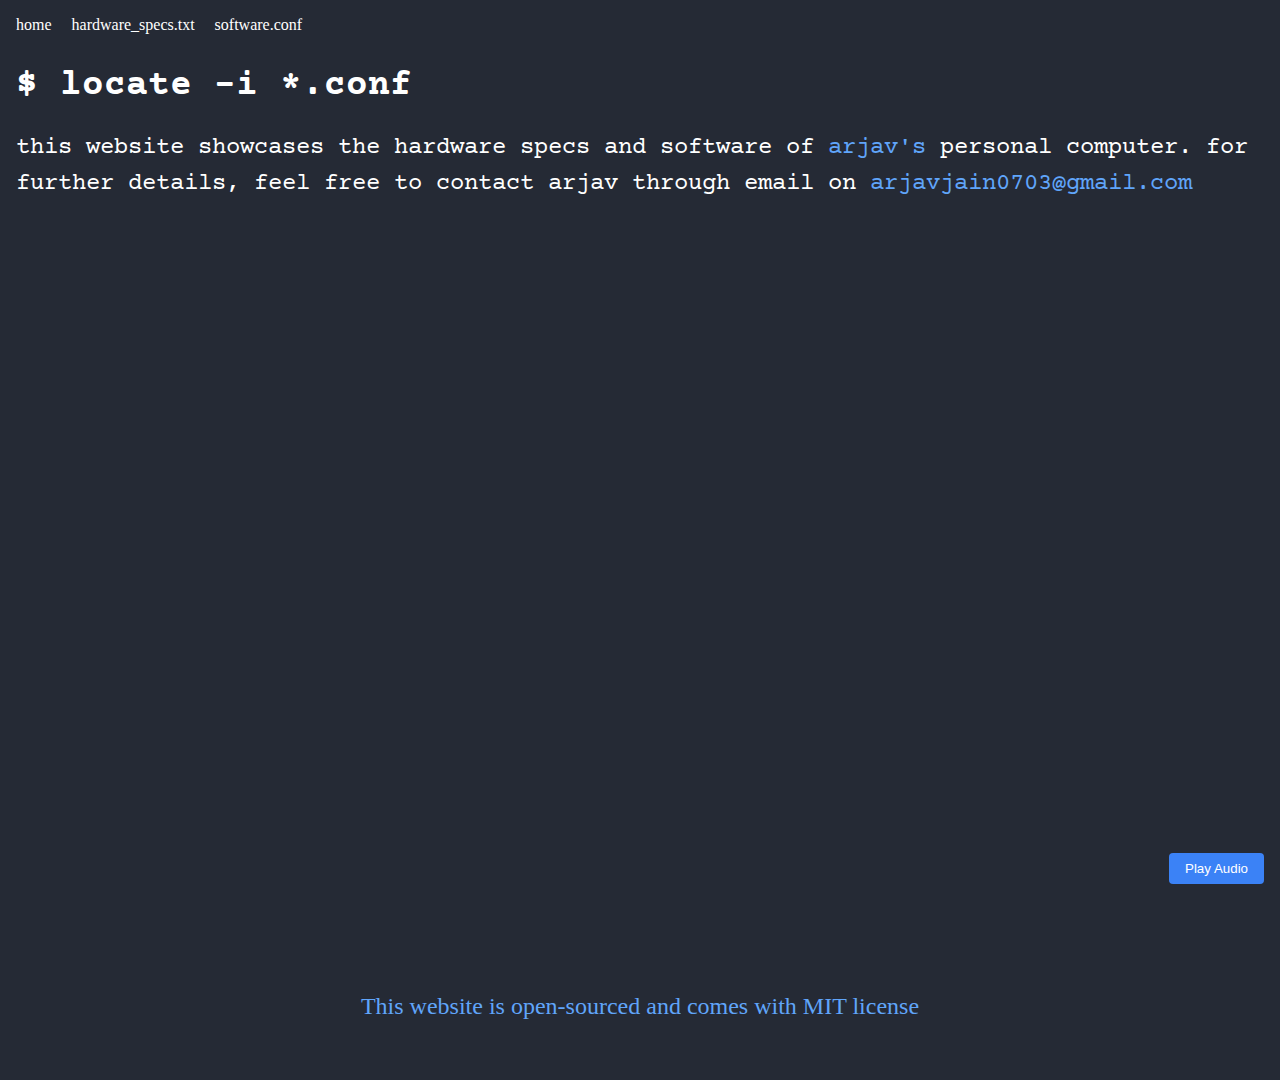
<file: index.html>
<html>
    <head>
        <title>home</title>
        <link rel="stylesheet" href="style.css">
        <link rel="icon" href="favicon.ico" type="image/x-icon">
    </head>
    <body>
        <section id="home">
            <nav>
                <a href="index.html">home</a>
                <a href="hardware.html">hardware_specs.txt</a>
                <a href="software.html">software.conf</a>
            </nav>
            <main>
                <h1 class="courier-prime-bold">$ locate -i *.conf</h1>
                <p class="courier-prime-regular">
                    this website showcases the hardware specs and software of <a href="https://arjav.hackclub.app">arjav's</a> personal computer. for further details, feel free to contact arjav through email on <a href="malito:arjavjain0703@gmail.com" id="click">arjavjain0703@gmail.com</a>
                </p>
            </main>
            <div class="audio-player">
                <audio autoplay loop>
                    <source src="https://hc-cdn.hel1.your-objectstorage.com/s/v3/8ce8904eec148a74ed6850fb8ccf2e7aec51aaca_kids.mp3" type="audio/mpeg">
                    Your browser does not support the audio element.
                </audio> 
                <button onclick="document.querySelector('audio').play()" class="audio-button">Play Audio</button>
            </div>
        </section>
        <footer>
            <p><a href="https://opensource.org/licenses/MIT" target="_blank">This website is open-sourced and comes with MIT license</a></p>
        </footer>

    </body>
    
</html>
</file>
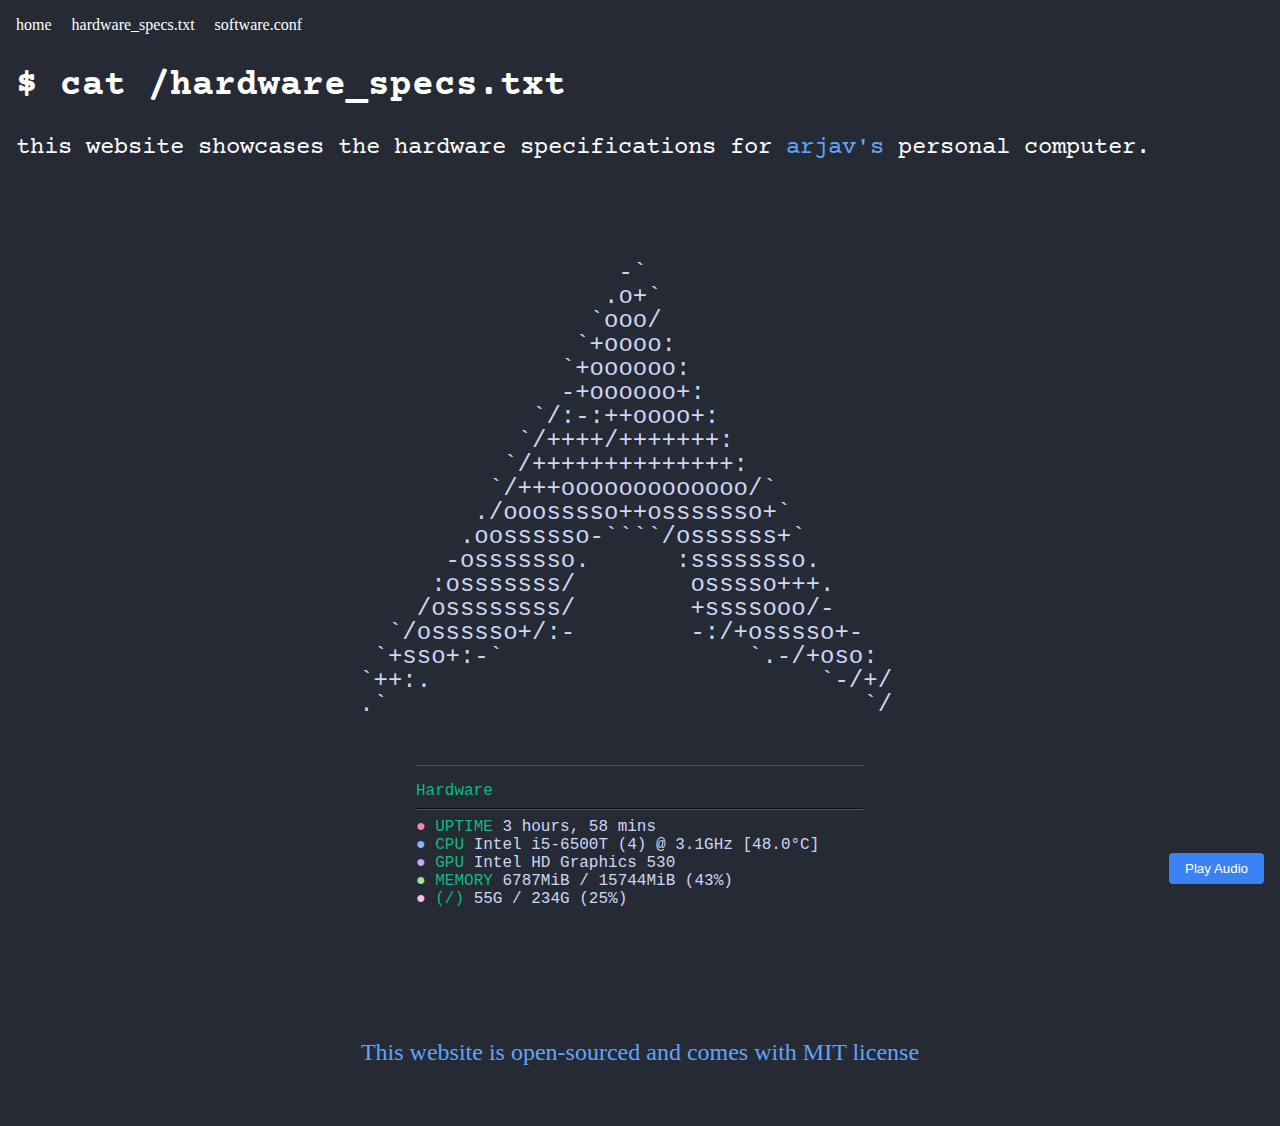
<file: hardware.html>
<html>
    <head>
        <title>hardware_specs.txt</title>
        <link rel="stylesheet" href="style.css">
        <link rel="icon" href="favicon.ico" type="image/x-icon">
        <link rel="stylesheet" href="neo.css">
    </head>
    <body>
        <section>
            <nav>
                <a href="index.html">home</a>
                <a href="hardware.html">hardware_specs.txt</a>
                <a href="software.html">software.conf</a>
            </nav>
            <main>
                <h1 class="courier-prime-bold">$ cat /hardware_specs.txt</h1>
                <p class="courier-prime-regular">
                    this website showcases the hardware specifications for <a href="https://arjav.hackclub.app">arjav's</a> personal computer.
                </p>
            </main>

            <div class="neo">
                <div class="system-info">
                    <pre>
<span class="dot">                   -`                    </span>
<span class="dot">                  .o+`                   </span>
<span class="dot">                 `ooo/                   </span>
<span class="dot">                `+oooo:                  </span>
<span class="dot">               `+oooooo:                 </span>
<span class="dot">               -+oooooo+:                </span>
<span class="dot">             `/:-:++oooo+:               </span>
<span class="dot">            `/++++/+++++++:              </span>
<span class="dot">           `/++++++++++++++:             </span>
<span class="dot">          `/+++ooooooooooooo/`           </span>
<span class="dot">         ./ooosssso++osssssso+`          </span>
<span class="dot">        .oossssso-````/ossssss+`         </span>
<span class="dot">       -osssssso.      :ssssssso.        </span>
<span class="dot">      :osssssss/        osssso+++.       </span>
<span class="dot">     /ossssssss/        +ssssooo/-       </span>
<span class="dot">   `/ossssso+/:-        -:/+osssso+-     </span>
<span class="dot">  `+sso+:-`                 `.-/+oso:    </span>
<span class="dot"> `++:.                           `-/+/   </span>
<span class="dot"> .`                                 `/   </span>
                    </pre>
                    <div class="info-section">
                        <div>
                            <span class="text-green">Hardware</span>
                            <hr>
                            <div class="info-item">
                                <div><span class="dot red">●</span> <span class="text-green">         UPTIME</span> 3 hours, 58 mins</div>
                                <div><span class="dot blue">●</span> <span class="text-green">        CPU</span> Intel i5-6500T (4) @ 3.1GHz [48.0°C]</div>
                                <div><span class="dot purple">●</span> <span class="text-green">      GPU</span> Intel HD Graphics 530</div>
                                <div><span class="dot green">●</span> <span class="text-green">       MEMORY</span> 6787MiB / 15744MiB (43%)</div>
                                <div><span class="dot pink">●</span> <span class="text-green">        (/)</span> 55G / 234G (25%)</div>
                            </div>
                        </div>
                    </div>
                </div>
            </div>
            <div class="audio-player">
                <audio autoplay loop>
                    <source src="https://hc-cdn.hel1.your-objectstorage.com/s/v3/8ce8904eec148a74ed6850fb8ccf2e7aec51aaca_kids.mp3" type="audio/mpeg">
                    Your browser does not support the audio element.
                </audio> 
                <button onclick="document.querySelector('audio').play()" class="audio-button">Play Audio</button>
            </div>
        </section>
        <footer>
            <p><a href="https://opensource.org/licenses/MIT" target="_blank">This website is open-sourced and comes with MIT license</a></p>
        </footer>
    </body>
</html>
</file>
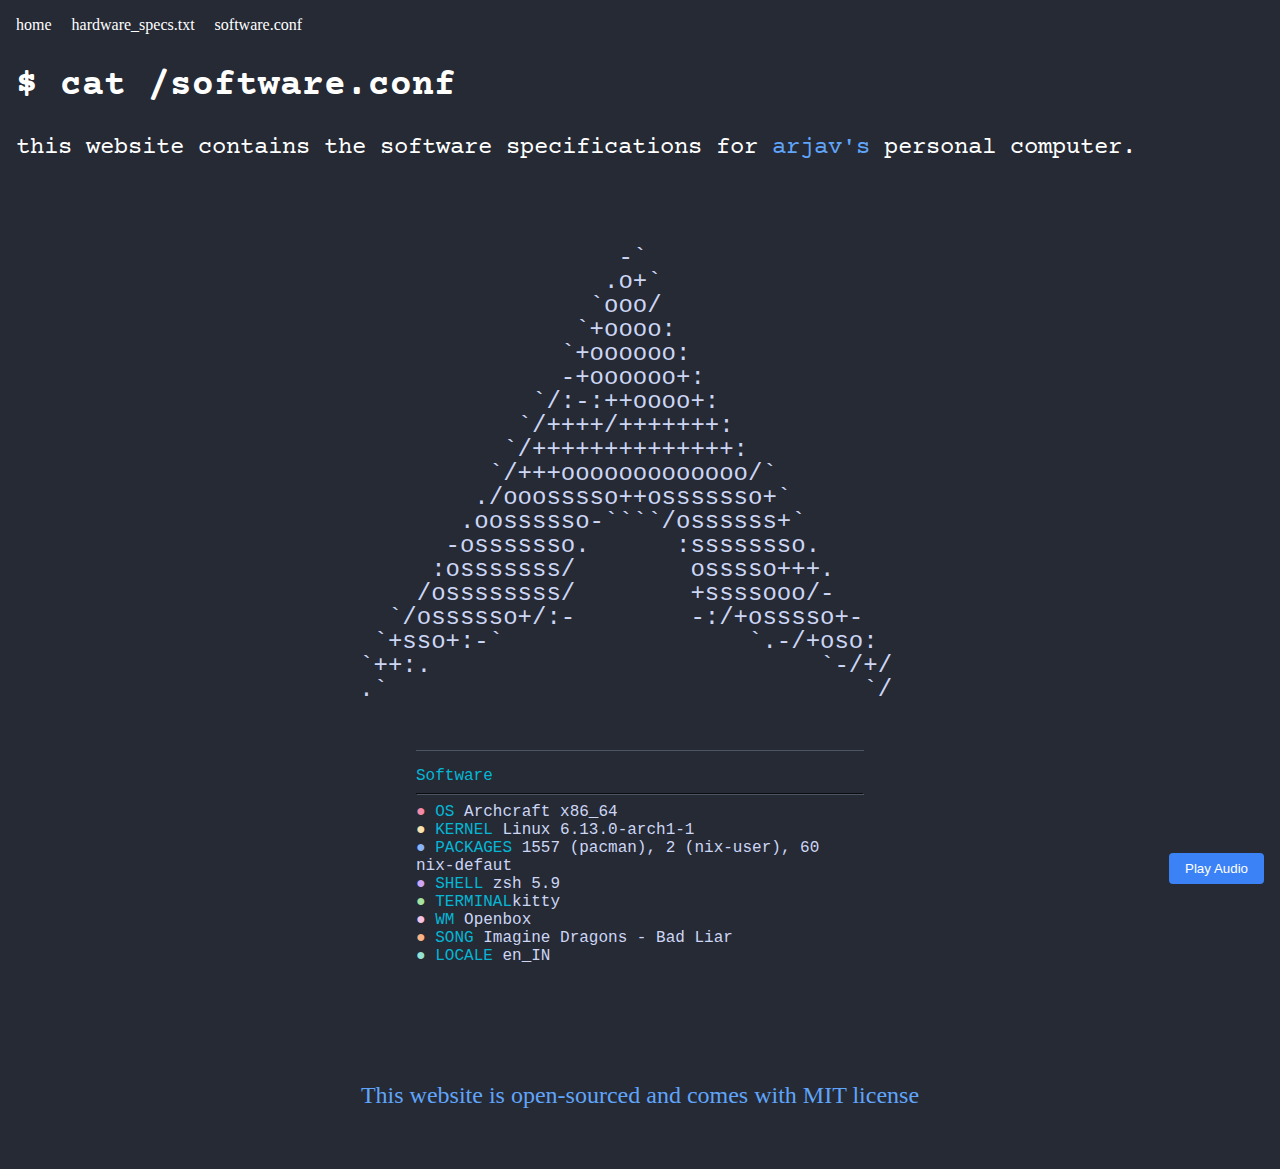
<file: software.html>
<html>
    <head>
        <title>software.conf</title>
        <link rel="stylesheet" href="style.css">
        <link rel="icon" href="favicon.ico" type="image/x-icon">
        <link rel="stylesheet" href="neo.css">
    </head>
    <body>
        <section>
            <nav>
                <a href="index.html">home</a>
                <a href="hardware.html">hardware_specs.txt</a>
                <a href="software.html">software.conf</a>
            </nav>
            <main>
                <h1 class="courier-prime-bold">$ cat /software.conf</h1>
                <p class="courier-prime-regular">
                    this website contains the software specifications for <a href="https://arjav.hackclub.app">arjav's</a> personal computer.
                </p>
            </main>
            <div class="neo">
                <div class="system-info">
                    <pre>
<span class="dot">                   -`                    </span>
<span class="dot">                  .o+`                   </span>
<span class="dot">                 `ooo/                   </span>
<span class="dot">                `+oooo:                  </span>
<span class="dot">               `+oooooo:                 </span>
<span class="dot">               -+oooooo+:                </span>
<span class="dot">             `/:-:++oooo+:               </span>
<span class="dot">            `/++++/+++++++:              </span>
<span class="dot">           `/++++++++++++++:             </span>
<span class="dot">          `/+++ooooooooooooo/`           </span>
<span class="dot">         ./ooosssso++osssssso+`          </span>
<span class="dot">        .oossssso-````/ossssss+`         </span>
<span class="dot">       -osssssso.      :ssssssso.        </span>
<span class="dot">      :osssssss/        osssso+++.       </span>
<span class="dot">     /ossssssss/        +ssssooo/-       </span>
<span class="dot">   `/ossssso+/:-        -:/+osssso+-     </span>
<span class="dot">  `+sso+:-`                 `.-/+oso:    </span>
<span class="dot"> `++:.                           `-/+/   </span>
<span class="dot"> .`                                 `/   </span>
                    </pre>
                    <div class="info-section">
                        <div>
                            <span class="text-cyan">Software</span>
                            <hr>
                            <div class="info-item">
                                <div><span class="dot red">●</span> <span class="text-cyan">              OS</span> Archcraft x86_64</div>
                                <div><span class="dot yellow">●</span> <span class="text-cyan">           KERNEL</span> Linux 6.13.0-arch1-1</div>
                                <div><span class="dot blue">●</span> <span class="text-cyan">             PACKAGES</span> 1557 (pacman), 2 (nix-user), 60 nix-defaut</div>
                                <div><span class="dot purple">●</span> <span class="text-cyan">           SHELL</span> zsh 5.9</div>
                                <div><span class="dot green">●</span> <span class="text-cyan">            TERMINAL</span>kitty</div>
                                <div><span class="dot pink">●</span> <span class="text-cyan">             WM</span> Openbox</div>
                                <div><span class="dot orange">●</span> <span class="text-cyan">           SONG</span> Imagine Dragons - Bad Liar</div>
                                <div><span class="dot cyan">●</span> <span class="text-cyan">             LOCALE</span> en_IN</div>
                            </div>
                        </div>
                    </div>
                </div>
            </div>
            <div class="audio-player">
                <audio autoplay loop>
                    <source src="https://hc-cdn.hel1.your-objectstorage.com/s/v3/8ce8904eec148a74ed6850fb8ccf2e7aec51aaca_kids.mp3" type="audio/mpeg">
                    Your browser does not support the audio element.
                </audio> 
                <button onclick="document.querySelector('audio').play()" class="audio-button">Play Audio</button>
            </div>
        </section>
        <footer>
            <p><a href="https://opensource.org/licenses/MIT" target="_blank">This website is open-sourced and comes with MIT license</a></p>
        </footer>
    </body>
</html>
</file>
<file: style.css>
@import url('https://fonts.googleapis.com/css2?family=Courier+Prime:ital,wght@0,400;0,700;1,400;1,700&display=swap');

.courier-prime-regular {
    font-family: "Courier Prime", monospace;
    font-weight: 400;
    font-style: normal;
  }
  
  .courier-prime-bold {
    font-family: "Courier Prime", monospace;
    font-weight: 700;
    font-style: normal;
  }
  
  .courier-prime-regular-italic {
    font-family: "Courier Prime", monospace;
    font-weight: 400;
    font-style: italic;
  }
  
  .courier-prime-bold-italic {
    font-family: "Courier Prime", monospace;
    font-weight: 700;
    font-style: italic;
  }
  

/* Base styles */
body {
    padding: 1rem;
    background-color: #252A35;
    color: white;
    min-height: 100vh;
    margin: 0;
}

/* Navigation */
nav {
    margin-bottom: 2rem;
}

nav a {
    color: white;
    text-decoration: none;
    margin-right: 1rem;
}

nav a:hover {
    text-decoration: underline;
}

/* Main content */
main {
    margin-bottom: 2rem;
}

h1 {
    font-family: 'Courier Prime', monospace;
    font-weight: bold;
    font-size: 2.25rem;
    margin-bottom: 1rem;
}

p {
    font-size: 1.5rem;
    line-height: 1.5;
}

a {
    color: #60A5FA;
    text-decoration: none;
}

a:hover {
    text-decoration: underline;
}

/* ASCII art and system info container */
.neo {
    display: flex;
    align-items: center;
    justify-content: center;
    min-height: calc(100vh - 200px); /* Account for header and footer */
    margin: 0;
    padding: 2rem 0;
}

.system-info {
    display: flex;
    flex-direction: column;
    align-items: center;
    width: 100%;
    max-width: 28rem;
}

/* ASCII art */
pre {
    text-align: center;
    font-size: 1.5rem;
    line-height: 1;
  
    margin: 0;
    padding: 1rem;
    border-radius: 0.5rem;
}

/* System info section */
.info-section {
    margin-top: 0.5rem;
    border-top: 1px solid #4B5563;
    width: 100%;
    max-width: 28rem;
}

.info-section > div {
    margin-top: 1rem;
}

.info-section hr {
    border-color: #4B5563;
    margin: 0.5rem 0;
}

/* System info items */
.info-item {
    margin: 0.5rem 0;
}

/* Text colors for system info */
.text-green {
    color: #10B981;
}

.text-cyan {
    color: #06B6D4;
}

/* Audio player */
.audio-player {
    position: fixed;
    right: 0;
    bottom: 0;
    padding: 1rem;
}

.audio-button {
    margin-top: 0.5rem;
    padding: 0.5rem 1rem;
    background-color: #3B82F6;
    color: white;
    border: none;
    border-radius: 0.25rem;
    cursor: pointer;
}

.audio-button:hover {
    background-color: #2563EB;
}

/* Footer */
footer {
    text-align: center;
    margin-top: 2rem;
    padding: 1rem;
}

footer a:hover {
    text-decoration: underline;
}

/* Font classes */
.courier-prime-bold {
    font-family: 'Courier Prime', monospace;
    font-weight: bold;
}

.courier-prime-regular {
    font-family: 'Courier Prime', monospace;
    font-weight: normal;
}

#software {
    background-color: #252A35;
}

#home {
  min-height: 100vh;
}
</file>
<file: neo.css>
.neo {
            font-family: 'Courier New', Courier, monospace;
            color: #cdd6f4;
        }
        .dot {
            color: #cdd6f4;
        }
        .dot.red { color: #f38ba8; }
        .dot.yellow { color: #f9e2af; }
        .dot.blue { color: #89b4fa; }
        .dot.purple { color: #cba6f7; }
        .dot.green { color: #a6e3a1; }
        .dot.pink { color: #f5c2e7; }
        .dot.orange { color: #fab387; }
        .dot.cyan { color: #94e2d5; }
        .dot.gray { color: #bac2de; }
</file>
